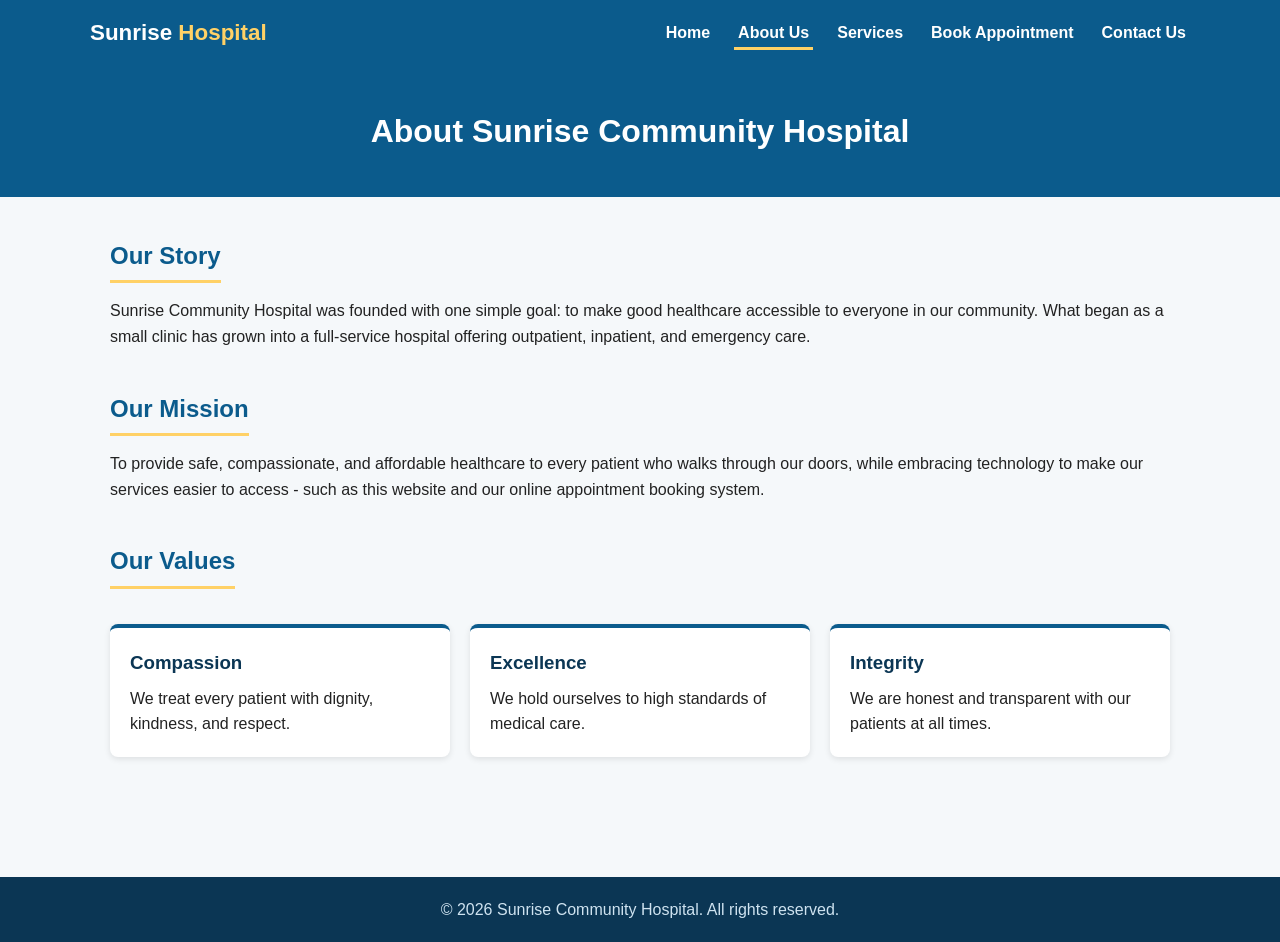
<file: about.html>
<!DOCTYPE html>
<html lang="en">
<head>
  <meta charset="UTF-8" />
  <meta name="viewport" content="width=device-width, initial-scale=1.0" />
  <title>Sunrise Community Hospital - About Us</title>
  <link rel="stylesheet" href="css/style.css" />
</head>
<body>

  <header>
    <div class="header-inner">
      <div class="logo">Sunrise <span>Hospital</span></div>
      <button class="menu-toggle" id="menuToggle">&#9776;</button>
      <nav>
        <ul id="navMenu">
          <li><a href="index.html">Home</a></li>
          <li><a href="about.html" class="active">About Us</a></li>
          <li><a href="services.html">Services</a></li>
          <li><a href="appointments.html">Book Appointment</a></li>
          <li><a href="contact.html">Contact Us</a></li>
        </ul>
      </nav>
    </div>
  </header>

  <div class="page-banner">
    <h1>About Sunrise Community Hospital</h1>
  </div>

  <main>
    <section>
      <h2>Our Story</h2>
      <p>
        Sunrise Community Hospital was founded with one simple goal: to make
        good healthcare accessible to everyone in our community. What began
        as a small clinic has grown into a full-service hospital offering
        outpatient, inpatient, and emergency care.
      </p>
    </section>

    <section>
      <h2>Our Mission</h2>
      <p>
        To provide safe, compassionate, and affordable healthcare to every
        patient who walks through our doors, while embracing technology to
        make our services easier to access - such as this website and our
        online appointment booking system.
      </p>
    </section>

    <section>
      <h2>Our Values</h2>
      <div class="cards">
        <div class="card">
          <h3>Compassion</h3>
          <p>We treat every patient with dignity, kindness, and respect.</p>
        </div>
        <div class="card">
          <h3>Excellence</h3>
          <p>We hold ourselves to high standards of medical care.</p>
        </div>
        <div class="card">
          <h3>Integrity</h3>
          <p>We are honest and transparent with our patients at all times.</p>
        </div>
      </div>
    </section>
  </main>

  <footer>
    <p>&copy; 2026 Sunrise Community Hospital. All rights reserved.</p>
  </footer>

  <script src="js/main.js"></script>
</body>
</html>
</file>
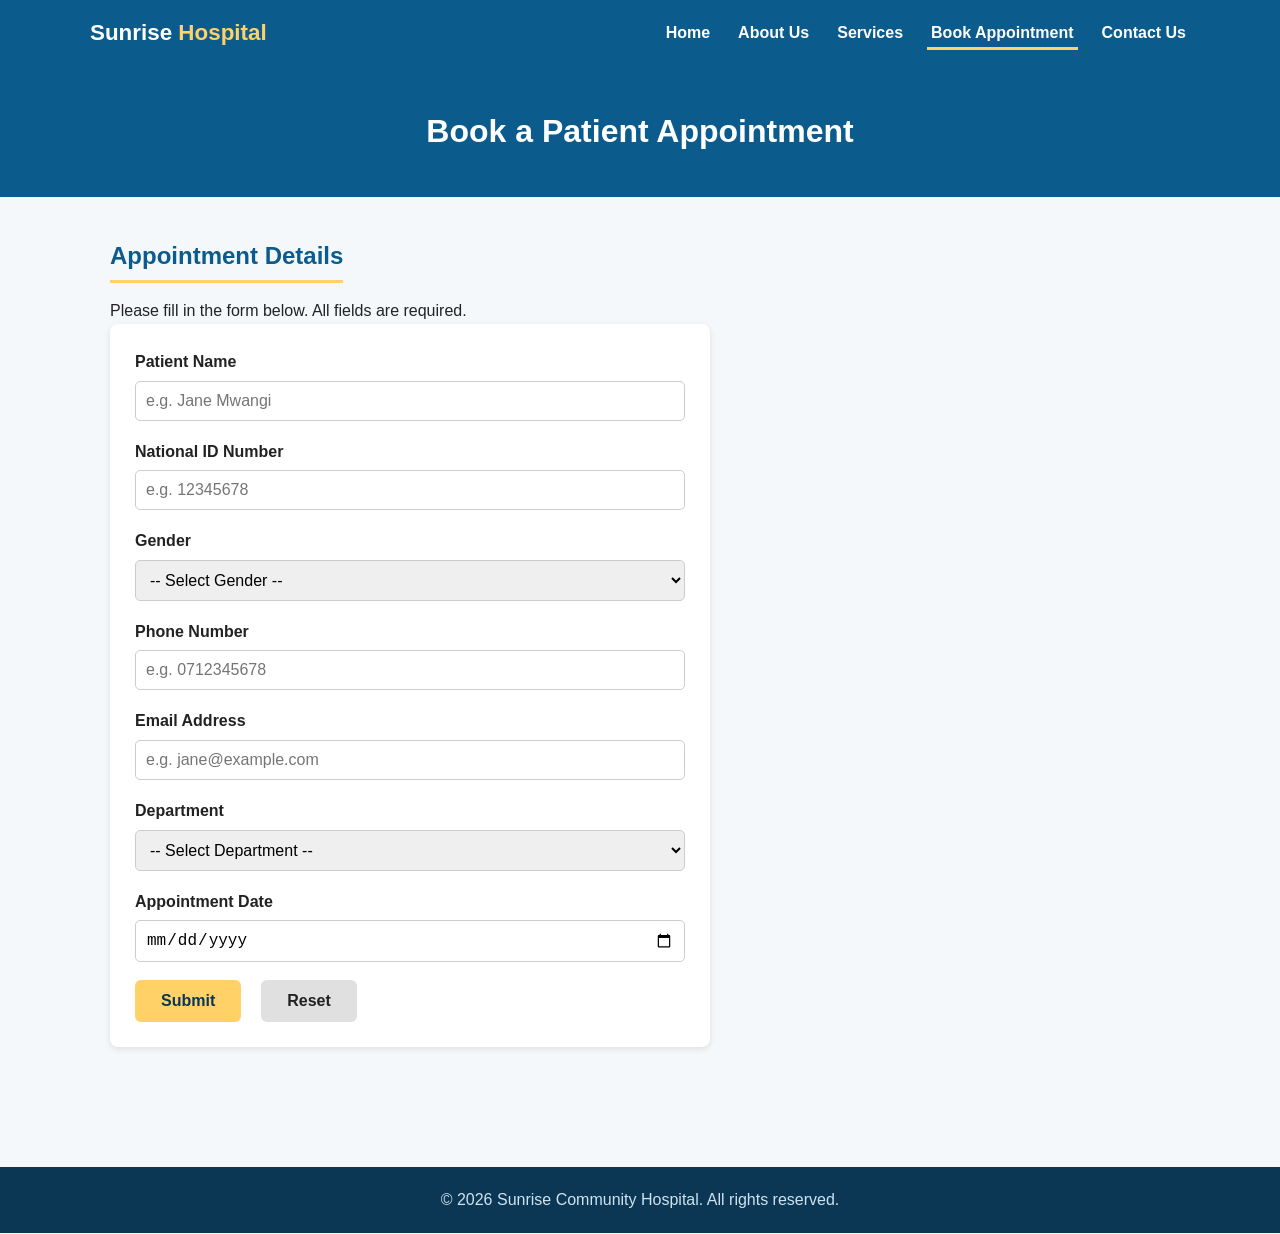
<file: appointments.html>
<!DOCTYPE html>
<html lang="en">
<head>
  <meta charset="UTF-8" />
  <meta name="viewport" content="width=device-width, initial-scale=1.0" />
  <title>Sunrise Community Hospital - Book Appointment</title>
  <link rel="stylesheet" href="css/style.css" />
</head>
<body>

  <header>
    <div class="header-inner">
      <div class="logo">Sunrise <span>Hospital</span></div>
      <button class="menu-toggle" id="menuToggle">&#9776;</button>
      <nav>
        <ul id="navMenu">
          <li><a href="index.html">Home</a></li>
          <li><a href="about.html">About Us</a></li>
          <li><a href="services.html">Services</a></li>
          <li><a href="appointments.html" class="active">Book Appointment</a></li>
          <li><a href="contact.html">Contact Us</a></li>
        </ul>
      </nav>
    </div>
  </header>

  <div class="page-banner">
    <h1>Book a Patient Appointment</h1>
  </div>

  <main>
    <section>
      <h2>Appointment Details</h2>
      <p>Please fill in the form below. All fields are required.</p>

      <!-- Success box is hidden by default; JS shows it if PHP redirected back with ?success=1 -->
      <div class="success-box" id="successBox">
        Your appointment request was received successfully. Our team will
        contact you to confirm.
      </div>

      <!--
        Task 2: Booking form
        Task 4/5: This form submits to php/process_appointment.php,
        which validates, stores in MySQL, and shows a message.
        Task 3: JavaScript validates the fields BEFORE the form is submitted.
      -->
      <form id="appointmentForm" action="php/process_appointment.php" method="POST" novalidate>

        <div class="form-group">
          <label for="patientName">Patient Name</label>
          <input type="text" id="patientName" name="patientName" placeholder="e.g. Jane Mwangi" />
          <span class="error-message" id="err-patientName">Please enter the patient's full name.</span>
        </div>

        <div class="form-group">
          <label for="nationalId">National ID Number</label>
          <input type="text" id="nationalId" name="nationalId" placeholder="e.g. 12345678" />
          <span class="error-message" id="err-nationalId">Please enter a valid National ID (6-10 digits).</span>
        </div>

        <div class="form-group">
          <label for="gender">Gender</label>
          <select id="gender" name="gender">
            <option value="">-- Select Gender --</option>
            <option value="Female">Female</option>
            <option value="Male">Male</option>
            <option value="Other">Other</option>
          </select>
          <span class="error-message" id="err-gender">Please select a gender.</span>
        </div>

        <div class="form-group">
          <label for="phoneNumber">Phone Number</label>
          <input type="text" id="phoneNumber" name="phoneNumber" placeholder="e.g. 0712345678" />
          <span class="error-message" id="err-phoneNumber">Please enter a valid 10-digit phone number.</span>
        </div>

        <div class="form-group">
          <label for="email">Email Address</label>
          <input type="text" id="email" name="email" placeholder="e.g. jane@example.com" />
          <span class="error-message" id="err-email">Please enter a valid email address.</span>
        </div>

        <div class="form-group">
          <label for="department">Department</label>
          <select id="department" name="department">
            <option value="">-- Select Department --</option>
            <option value="General Medicine">General Medicine</option>
            <option value="Pediatrics">Pediatrics</option>
            <option value="Maternity">Maternity</option>
            <option value="Dental">Dental</option>
            <option value="Laboratory">Laboratory</option>
            <option value="Emergency">Emergency</option>
          </select>
          <span class="error-message" id="err-department">Please select a department.</span>
        </div>

        <div class="form-group">
          <label for="appointmentDate">Appointment Date</label>
          <input type="date" id="appointmentDate" name="appointmentDate" />
          <span class="error-message" id="err-appointmentDate">Please choose a valid future date.</span>
        </div>

        <div class="form-actions">
          <button type="submit" class="btn">Submit</button>
          <button type="reset" class="btn btn-secondary" id="resetBtn">Reset</button>
        </div>
      </form>
    </section>
  </main>

  <footer>
    <p>&copy; 2026 Sunrise Community Hospital. All rights reserved.</p>
  </footer>

  <script src="js/main.js"></script>
  <script src="js/validate.js"></script>
</body>
</html>
</file>
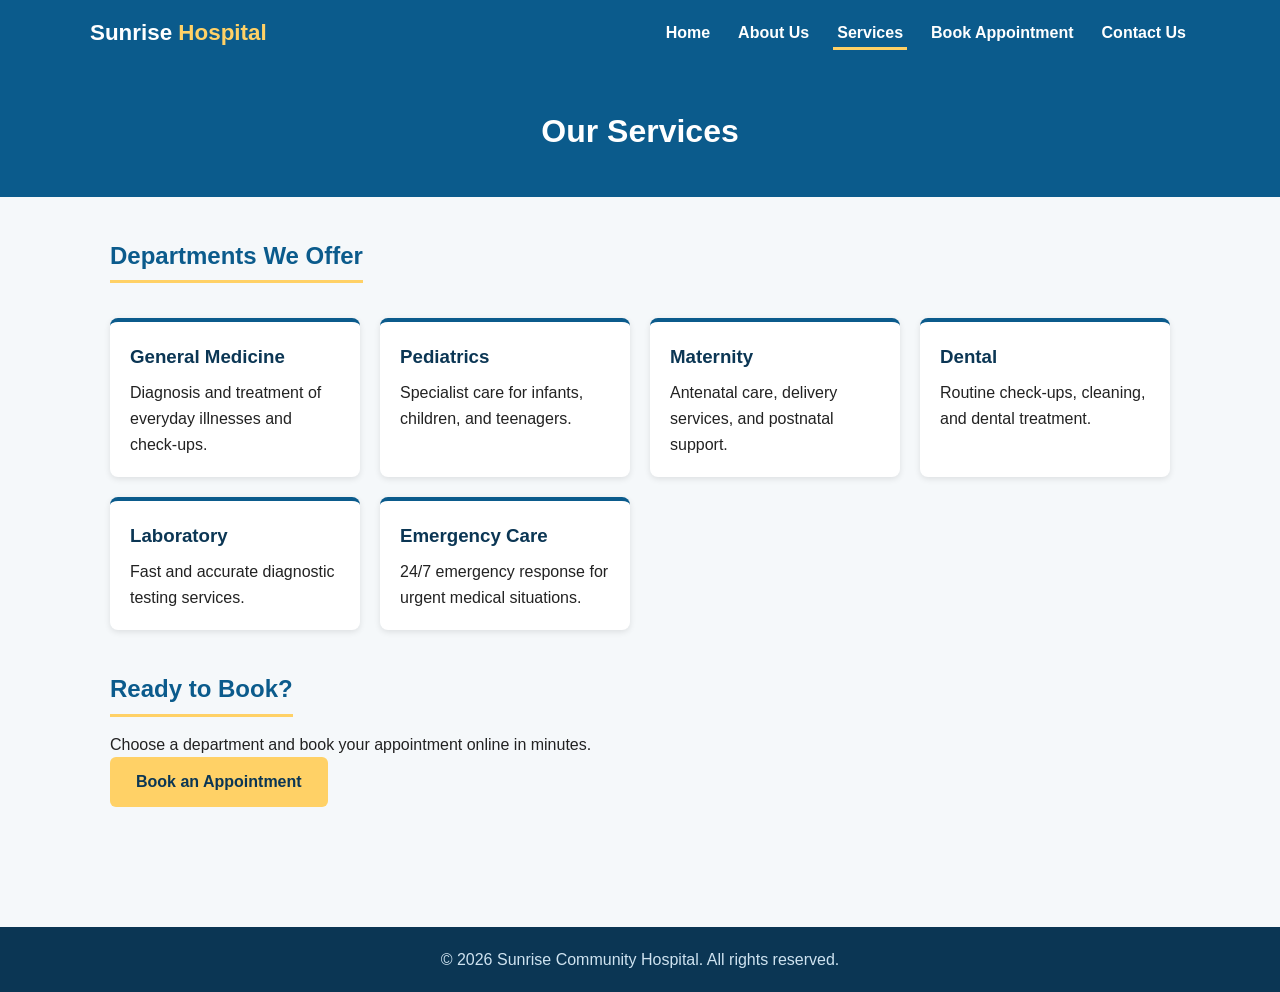
<file: services.html>
<!DOCTYPE html>
<html lang="en">
<head>
  <meta charset="UTF-8" />
  <meta name="viewport" content="width=device-width, initial-scale=1.0" />
  <title>Sunrise Community Hospital - Services</title>
  <link rel="stylesheet" href="css/style.css" />
</head>
<body>

  <header>
    <div class="header-inner">
      <div class="logo">Sunrise <span>Hospital</span></div>
      <button class="menu-toggle" id="menuToggle">&#9776;</button>
      <nav>
        <ul id="navMenu">
          <li><a href="index.html">Home</a></li>
          <li><a href="about.html">About Us</a></li>
          <li><a href="services.html" class="active">Services</a></li>
          <li><a href="appointments.html">Book Appointment</a></li>
          <li><a href="contact.html">Contact Us</a></li>
        </ul>
      </nav>
    </div>
  </header>

  <div class="page-banner">
    <h1>Our Services</h1>
  </div>

  <main>
    <section>
      <h2>Departments We Offer</h2>
      <div class="cards">
        <div class="card">
          <h3>General Medicine</h3>
          <p>Diagnosis and treatment of everyday illnesses and check-ups.</p>
        </div>
        <div class="card">
          <h3>Pediatrics</h3>
          <p>Specialist care for infants, children, and teenagers.</p>
        </div>
        <div class="card">
          <h3>Maternity</h3>
          <p>Antenatal care, delivery services, and postnatal support.</p>
        </div>
        <div class="card">
          <h3>Dental</h3>
          <p>Routine check-ups, cleaning, and dental treatment.</p>
        </div>
        <div class="card">
          <h3>Laboratory</h3>
          <p>Fast and accurate diagnostic testing services.</p>
        </div>
        <div class="card">
          <h3>Emergency Care</h3>
          <p>24/7 emergency response for urgent medical situations.</p>
        </div>
      </div>
    </section>

    <section>
      <h2>Ready to Book?</h2>
      <p>Choose a department and book your appointment online in minutes.</p>
      <a href="appointments.html" class="btn">Book an Appointment</a>
    </section>
  </main>

  <footer>
    <p>&copy; 2026 Sunrise Community Hospital. All rights reserved.</p>
  </footer>

  <script src="js/main.js"></script>
</body>
</html>
</file>
<file: css/style.css>
/* ============================================
   Sunrise Community Hospital - Stylesheet
   Simple, beginner-friendly CSS with comments
   ============================================ */

/* Reset some default spacing so the design looks consistent everywhere */
* {
  margin: 0;
  padding: 0;
  box-sizing: border-box;
}

body {
  font-family: Arial, Helvetica, sans-serif;
  line-height: 1.6;
  color: #222;
  background-color: #f5f8fa;
}

a {
  text-decoration: none;
  color: inherit;
}

img {
  max-width: 100%;
  display: block;
}

/* ---------- Header & Navigation ---------- */
header {
  background-color: #0b5b8c; /* hospital blue */
  color: #fff;
  padding: 15px 20px;
}

.header-inner {
  display: flex;
  justify-content: space-between;
  align-items: center;
  max-width: 1100px;
  margin: 0 auto;
}

.logo {
  font-size: 1.4rem;
  font-weight: bold;
}

.logo span {
  color: #ffd166; /* accent colour */
}

nav ul {
  list-style: none;
  display: flex;
  gap: 20px;
}

nav ul li a {
  color: #fff;
  font-weight: bold;
  padding: 6px 4px;
}

nav ul li a:hover,
nav ul li a.active {
  border-bottom: 3px solid #ffd166;
}

/* Simple hamburger menu button (hidden on desktop) */
.menu-toggle {
  display: none;
  background: none;
  border: none;
  color: #fff;
  font-size: 1.6rem;
  cursor: pointer;
}

/* ---------- Hero section (Home page) ---------- */
.hero {
  background: linear-gradient(rgba(11, 91, 140, 0.75), rgba(11, 91, 140, 0.75)),
    url("../images/hero.jpg") center/cover no-repeat;
  color: #fff;
  text-align: center;
  padding: 90px 20px;
}

.hero h1 {
  font-size: 2.2rem;
  margin-bottom: 15px;
}

.hero p {
  font-size: 1.1rem;
  max-width: 600px;
  margin: 0 auto 25px auto;
}

.btn {
  display: inline-block;
  background-color: #ffd166;
  color: #0b3654;
  padding: 12px 26px;
  border-radius: 6px;
  font-weight: bold;
  border: none;
  cursor: pointer;
  font-size: 1rem;
}

.btn:hover {
  background-color: #ffc233;
}

.btn-secondary {
  background-color: #e0e0e0;
  color: #222;
  margin-left: 10px;
}

/* ---------- Generic page section styling ---------- */
main {
  max-width: 1100px;
  margin: 0 auto;
  padding: 40px 20px;
}

section {
  margin-bottom: 40px;
}

h2 {
  color: #0b5b8c;
  margin-bottom: 15px;
  border-bottom: 3px solid #ffd166;
  display: inline-block;
  padding-bottom: 5px;
}

h3 {
  color: #0b3654;
  margin-bottom: 10px;
}

.page-banner {
  background-color: #0b5b8c;
  color: #fff;
  text-align: center;
  padding: 40px 20px;
}

/* ---------- Cards grid (Services / Home highlights) ---------- */
.cards {
  display: grid;
  grid-template-columns: repeat(auto-fit, minmax(230px, 1fr));
  gap: 20px;
  margin-top: 20px;
}

.card {
  background: #fff;
  padding: 20px;
  border-radius: 8px;
  box-shadow: 0 2px 6px rgba(0, 0, 0, 0.1);
  border-top: 4px solid #0b5b8c;
}

.card h3 {
  margin-bottom: 8px;
}

/* ---------- Forms (Contact / Appointment booking) ---------- */
form {
  background: #fff;
  padding: 25px;
  border-radius: 8px;
  box-shadow: 0 2px 6px rgba(0, 0, 0, 0.1);
  max-width: 600px;
}

.form-group {
  margin-bottom: 18px;
}

label {
  display: block;
  font-weight: bold;
  margin-bottom: 6px;
}

input,
select,
textarea {
  width: 100%;
  padding: 10px;
  border: 1px solid #ccc;
  border-radius: 5px;
  font-size: 1rem;
}

input:focus,
select:focus,
textarea:focus {
  outline: none;
  border-color: #0b5b8c;
}

.error-message {
  color: #c0392b;
  font-size: 0.85rem;
  margin-top: 4px;
  display: none; /* shown by JavaScript when a field is invalid */
}

.success-box {
  background-color: #d4edda;
  color: #155724;
  padding: 15px;
  border-radius: 6px;
  margin-bottom: 20px;
  display: none;
}

.form-actions {
  display: flex;
  gap: 10px;
  margin-top: 10px;
}

/* ---------- Simple table (admin appointments page) ---------- */
table {
  width: 100%;
  border-collapse: collapse;
  background: #fff;
  box-shadow: 0 2px 6px rgba(0, 0, 0, 0.1);
}

table th,
table td {
  padding: 10px;
  border-bottom: 1px solid #eee;
  text-align: left;
  font-size: 0.9rem;
}

table th {
  background-color: #0b5b8c;
  color: #fff;
}

table tr:hover {
  background-color: #f0f6fb;
}

.search-bar {
  display: flex;
  gap: 10px;
  margin-bottom: 20px;
  max-width: 400px;
}

.delete-link {
  color: #c0392b;
  font-weight: bold;
}

/* ---------- Footer ---------- */
footer {
  background-color: #0b3654;
  color: #cfe3f0;
  text-align: center;
  padding: 20px;
  margin-top: 40px;
}

/* ---------- Responsive design (media queries) ---------- */

/* Tablets */
@media (max-width: 768px) {
  .hero h1 {
    font-size: 1.7rem;
  }

  .cards {
    grid-template-columns: repeat(auto-fit, minmax(180px, 1fr));
  }
}

/* Mobile phones */
@media (max-width: 600px) {
  .menu-toggle {
    display: block;
  }

  nav ul {
    display: none;
    flex-direction: column;
    background-color: #0b5b8c;
    position: absolute;
    top: 60px;
    left: 0;
    width: 100%;
    padding: 15px 20px;
    gap: 12px;
  }

  nav ul.open {
    display: flex;
  }

  .header-inner {
    position: relative;
  }

  .hero {
    padding: 60px 15px;
  }

  form {
    padding: 18px;
  }
}
</file>
